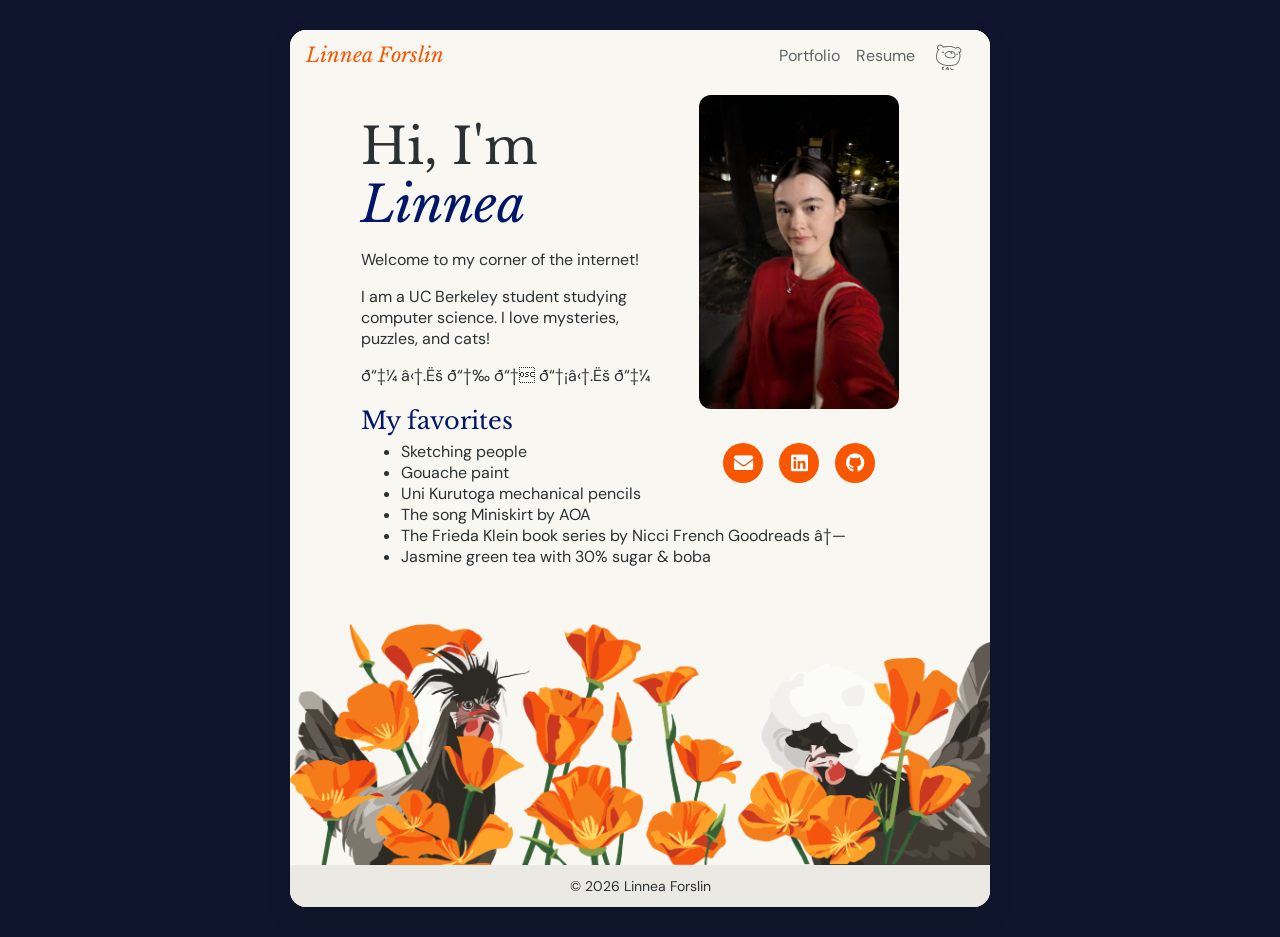
<file: index.html>
<!DOCTYPE html>
<html lang="en">
  <head>
    <title>About Me</title>
    <link rel="stylesheet" href="style.css">
    <link rel="stylesheet" href="https://cdnjs.cloudflare.com/ajax/libs/font-awesome/5.15.1/css/all.min.css" integrity="sha512-+4zCK9k+qNFUR5X+cKL9EIR+ZOhtIloNl9GIKS57V1MyNsYpYcUrUeQc9vNfzsWfV28IaLL3i96P9sdNyeRssA==" crossorigin="anonymous" />
  </head>
  <body>
    <div class="text">
      <div class="home-container">

  <div class="profile-container">
    
    <!-- Background Glyph Art -->
    <!-- <pre class="bg-braille" aria-hidden="true">⠀⠀⠀⠀⠀⠀⠀⠀⠀⠀⠀⠀⠀⠀
⠀⠀⠀⠀⠀⠀⠀⡞⠉⠀⠉⢳⡀⠀⠀⠀⠀⠀⠀⠀⠀⠀⠀⠀⠀⠀⠀⠀⠀
⠀⠀⠀⠀⠀⠀⠀⢷⣀⢀⣆⢀⡇⠀⠀⠀⠀⠀⠀⠀⠀⠀⠀⠀⠀⠀⠀⠀⠀
⠀⠀⠀⠀⠀⠀⠀⠀⠉⠉⣠⠞⠀⠀⠀⠀⠀⠀⠀⠀⠀⠀⣤⡀⠀⠀⠀⠀⠀
⠀⠀⠀⠀⠀⠀⠀⢀⢣⡞⣡⡴⠖⠒⢶⣄⠀⠀⠀⠀⠀⠀⠙⢿⡆⠀⠀⠀⠀
⠀⠀⠀⠀⠀⠀⠀⡉⣿⠀⡏⠀⠀⠀⠀⠙⣇⠀⠀⠀⠀⠀⠀⠀⡇⠀⠀⠀⠀
⠀⠀⠀⠀⠀⠀⠀⠁⢻⡄⣷⠀⠀⠀⢀⡀⡿⠆⠀⠀⠀⠀⠀⣸⠋⠀⠀⠀⠀
⠀⠀⠀⠀⠀⠀⠀⠰⠮⠻⣜⢧⡀⠀⠿⠟⠁⠀⠀⠀⠀⣠⣾⢵⣇⣤⠀⠀⠀
⠀⠀⠀⠀⠀⠀⠀⠀⠀⠀⠼⢯⡳⣄⠀⠀⠀⠀⠀⢀⡾⠉⠀⠀⠈⢳⠛⠂⠀
⠀⠀⠀⠀⠀⠀⠀⠀⠀⠀⠀⠀⠿⠻⣷⣄⠀⠀⠀⣼⠁⠀⢠⠄⠀⢈⣟⡁⠀
⠀⠀⠀⠀⠀⠀⠀⢀⡴⣒⣩⣭⣝⣒⠮⣝⣧⣄⠀⣯⠀⠀⠹⠧⢴⡿⠄⠀⠀
⠀⠀⠀⠀⠀⠀⠀⣎⣼⡋⠉⠈⠉⠙⠛⠶⣽⡻⣷⣿⡀⠀⠀⠀⢈⣁⣀⠀⠀
⠀⠀⠀⠀⠀⠀⠀⡗⣂⠀⠀⣀⡆⠀⠀⠀⠀⠈⠉⠙⠿⣆⠀⢠⡏⢁⢈⡆⠀
⠀⠀⠀⠀⠀⠀⠀⠘⠳⠭⠯⠿⠃⠀⠀⠀⠀⠀⠀⠀⠀⠈⢷⡈⢧⡈⠉⠀⠀
⠀⠀⠀⠀⠀⠀⠀⠀⠀⠀⠀⠀⠀⠀⠀⠀⠀⠀⠀⠀⠀⠀⠀⠻⣆⠁⠀⠀⠀
⠀⠀⠀⠀⠀⠀⠀⠀⠀⠀⠀⠀⠀⠀⠀⠀⢀⣴⠞⠛⠶⣄⠀⠀⢿⣆⣤⠀⠀
⠀⠀⠀⠀⠀⠀⠀⠀⠀⠀⠀⠀⠀⠀⠀⠀⢸⠃⢠⠀⠀⡿⠀⠀⡸⣿⠰⠆⠀
⠀⠀⠀⠀⠀⠀⠀⠀⠀⠀⠀⠀⠀⠀⠀⠀⠸⣧⠀⠉⠉⠁⠀⡰⠃⣿⠀⠓⠀
⠀⠀⠀⠀⠀⠀⠀⠀⠀⠀⣀⣀⡀⠀⠀⠀⠀⠈⠙⠒⠒⠒⠋⠀⢰⢻⢀⣏⠀
⠀⠀⠀⠀⠀⠀⠀⠀⡴⠟⠁⠈⢙⣷⠀⠀⠀⠀⠀⠀⠀⠀⠀⢠⠋⣾⢰⡍⠀
⠀⠀⠀⠀⠀⠀⠀⣸⠁⠀⠀⠀⠻⠟⠀⠀⠀⠀⠀⠀⠀⠀⠐⠁⣼⢇⠷⠀⠀
⠀⠀⠀⠀⠀⠀⠀⢿⠀⠀⠀⠀⠀⢀⡀⠀⠀⠀⠀⠀⠀⠀⣀⣴⣟⡘⠁⠀⠀
⠀⠀⠀⠀⠀⠀⠀⠘⢧⡀⠀⠀⠀⠙⠿⢷⣶⣤⣤⡴⠶⣫⣿⠟⡬⠁⠀⠀⠀
⠀⠀⠀⠀⠀⠀⠀⠀⠈⠓⢦⣀⠀⠀⠀⠀⠀⠀⣀⣤⣾⡿⣇⠛⠂⠀⠀⠀⠀
⠠⠀⠀⠀⠀⠀⠀⠀⠀⠀⠀⠈⠉⠛⠒⠒⠛⢋⣽⡿⡫⠶⠉⠀⠀⠀⠀⠀⠀
⠀⠃⠤⢀⡀⣀⡀⣠⡄⠠⣶⡆⣀⡤⠖⣫⣾⣿⠻⠌⠋⠀⠀⠀⠀⠀⠀⠀⠀
⠀⠀⠀⠈⠀⠉⠁⠙⠁⣠⡴⠚⣁⣴⣿⠟⣥⠝⠃⠀⠀⠀⠀⠀⠀⠀⠀⠀⠀
⠀⠀⠀⠀⠀⠀⢀⡴⠞⠁⣠⣾⠿⣫⠃⠀⠀⠀⠀⠀⠀⠀⠀⠀⠀⠀⠀⠀⠀
⠀⠀⠀⠀⢀⡴⠋⠀⣠⣾⠟⢡⡟⠁⠀⠀⠀⠀⠀⠀⠀⠀⠀⠀⠀⠀⠀⠀⠀
⠀⠀⠀⣰⠟⠀⣠⡾⠋⠀⠀⡿⡆⠀⢀⡶⠛⠛⢶⡄⠀⠀⠀⠀⠀⠀⠀⠀⠀
⠀⠀⣼⠃⠀⣴⠟⠀⠀⠀⢰⡇⡇⠀⠘⣇⣀⡔⠀⣿⠀⠀⠀⠀⠀⠀⠀⠀⠀
⠀⣸⠃⠀⣼⠃⠀⠀⠀⠀⢸⡇⠘⢦⣀⠀⠀⣀⡴⠃⠀⠀⠀⠀⠀⠀⠀⠀⠀
⢀⡏⠀⢰⠃⠀⠀⡰⠀⠀⠸⣷⡀⠀⠈⠉⠉⠉⠀⠀⠀⠀⣤⠚⠉⠙⢦⡀⠀
⢸⠇⠀⢸⠀⢀⠆⡇⠀⠀⠀⢣⠳⡀⠀⠀⠀⠀⠀⠀⠀⠀⢷⣷⠄⠀⠀⠹⡄
⢸⡆⠀⢸⠀⣼⠁⣷⠀⠀⠀⠈⢧⠈⠒⠀⠀⠀⠀⠀⠀⠀⠀⠀⠀⠀⠀⠀⡇
⠀⡇⠀⠀⠀⠶⠆⠹⣷⣄⠀⠀⠈⠻⣖⢤⣀⡀⠀⠀⢀⣠⣴⡿⠀⠿⠆⣰⠇
⠀⠸⠀⠀⠀⢶⡆⠀⠀⠉⣁⠀⠀⠀⠈⠳⣄⡉⢙⢛⢛⡏⣥⠘⢗⣠⠞⠁⠀
⠀⠀⠀⠀⠀⠀⠀⠀⢀⠎⠀⠀⢀⣀⡀⠈⢦⠉⠓⠶⠶⠶⠒⠚⠉⠀⠀⠀⠀
⠀⠀⠀⠀⠀⠀⠀⠀⢸⠀⠀⡞⠉⠉⠙⣦⠈⢷⠠⠀⠀⠀⠀⠀⠀⠀⠀⠀⠀
⠀⠀⠀⠀⠀⠀⠀⠀⠘⡄⠀⠱⠴⠞⢀⡿⠂⢸⡇⠅⠀⠀⠀⠀⠀⠀⠀⠀⠀
⠀⠀⠀⠀⠀⠀⠀⠀⠀⠈⠲⠤⠤⠴⠞⠁⠀⣼⡇⣛⠀⠀⠀⠀⠀⠀⠀⠀⠀
⠀⠀⠀⠀⠀⠀⠀⠀⠀⠀⠀⠀⠀⠀⠀⠀⢰⡿⢡⡍⠀⠀⠀⠀⠀⠀⠀⠀⠀
⠀⠀⠀⠀⠀⠀⠀⠀⠀⠀⠀⠀⠀⠀⠀⠀⢠⣶⠈⠁⠀⠀⠀⠀⠀⠀⠀⠀⠀
    </pre> -->

    <!-- Profile Picture & Links -->
        <div id="profile-picture"><img src="img/linnea-red-sweater.jpg" alt="A photo of me!" width="200">
          <ul class="icons">
            <li><a href="mailto:linnea.forslin@berkeley.edu" target="_blank"><i class="fas fa-envelope"></i></a></li>
            <li><a href="https://www.linkedin.com/in/linnea-f-59136a356/" target="_blank"><i class="fab fa-linkedin"></i></a></li>
            <!-- <li><a href="https://www.instagram.com/lindtchoklad/" target="_blank"><i class="fab fa-instagram"></i></a></li> -->
            <li><a href="https://www.linkedin.com/in/linneaforslin/" target="_blank"><i class="fab fa-github"></i></a>
          </ul>        </div>
          <h1>Hi, I'm </h1>
          <h1><div id="name"><i>Linnea</i></div></h1>
          <br>
          <p>Welcome to my corner of the internet!</p>
          <p>I am a UC Berkeley student studying computer science. I love mysteries, puzzles, and cats!</p>
          <p>𓇼 ⋆.˚ 𓆉 𓆝 𓆡⋆.˚ 𓇼 </p>
          <h2 class="navy-text">My favorites</h2>
          <ul>
            <li>Sketching people</li>
            <li>Gouache paint</li>
            <li>Uni Kurutoga mechanical pencils</li>
            <li>The song Miniskirt by AOA</li>
            <li>The Frieda Klein book series by Nicci French <a href="https://www.goodreads.com/series/67491-frieda-klein" target="_blank" class="external-link">
  Goodreads ↗
</a></li>
            <li>Jasmine green tea with 30% sugar & boba</li>

          </ul>
  
      </div>
    </div>

    <script src="script.js"></script>
    </body>
</html>
</file>
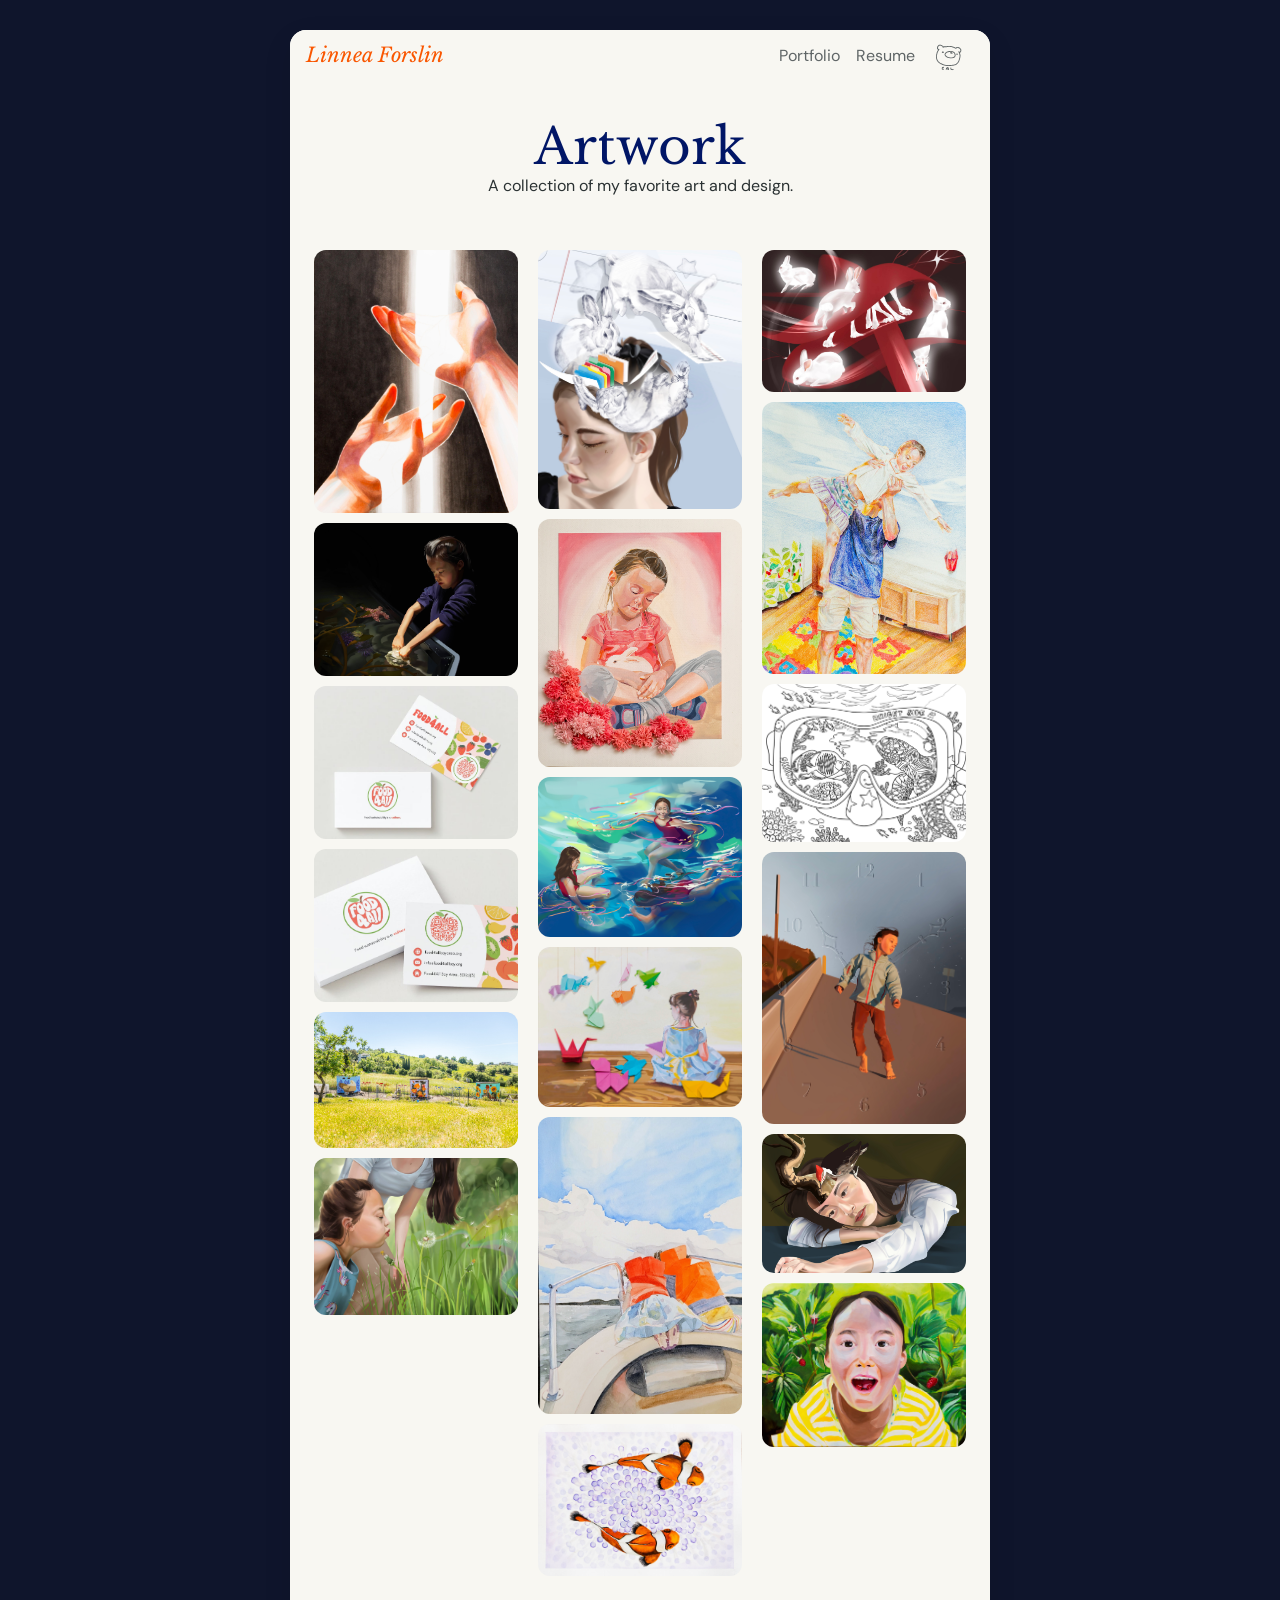
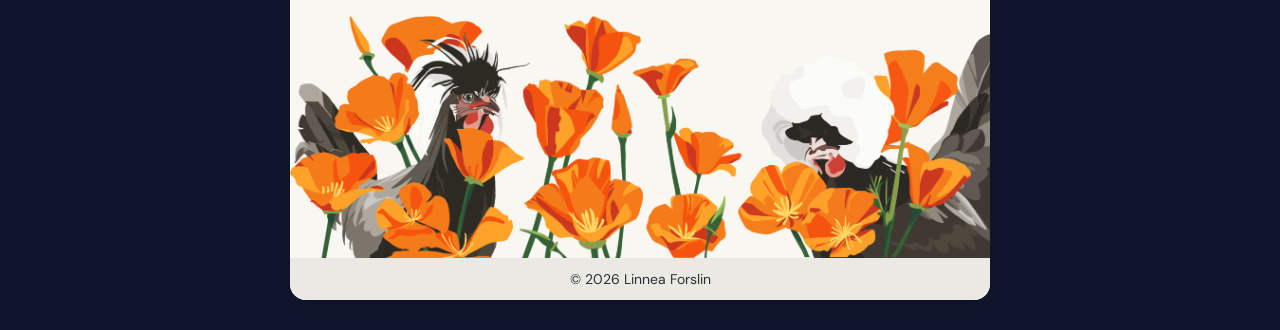
<file: portfolio.html>
<!DOCTYPE html>
<html>
  <head>
    <title>Portfolio</title>
    <link rel="stylesheet" href="style.css">
  </head>
  <body>
    <div class="text">
      <div class="centered-text">
        <div class="navy-text"><h1>Artwork</h1></div>
        <br>
        A collection of my favorite art and design.
      </div>
    </div>

    <div class="portfolio-grid" id="portfolio-grid"></div>

    <script src="script.js"></script>
  </body>
</html>
</file>
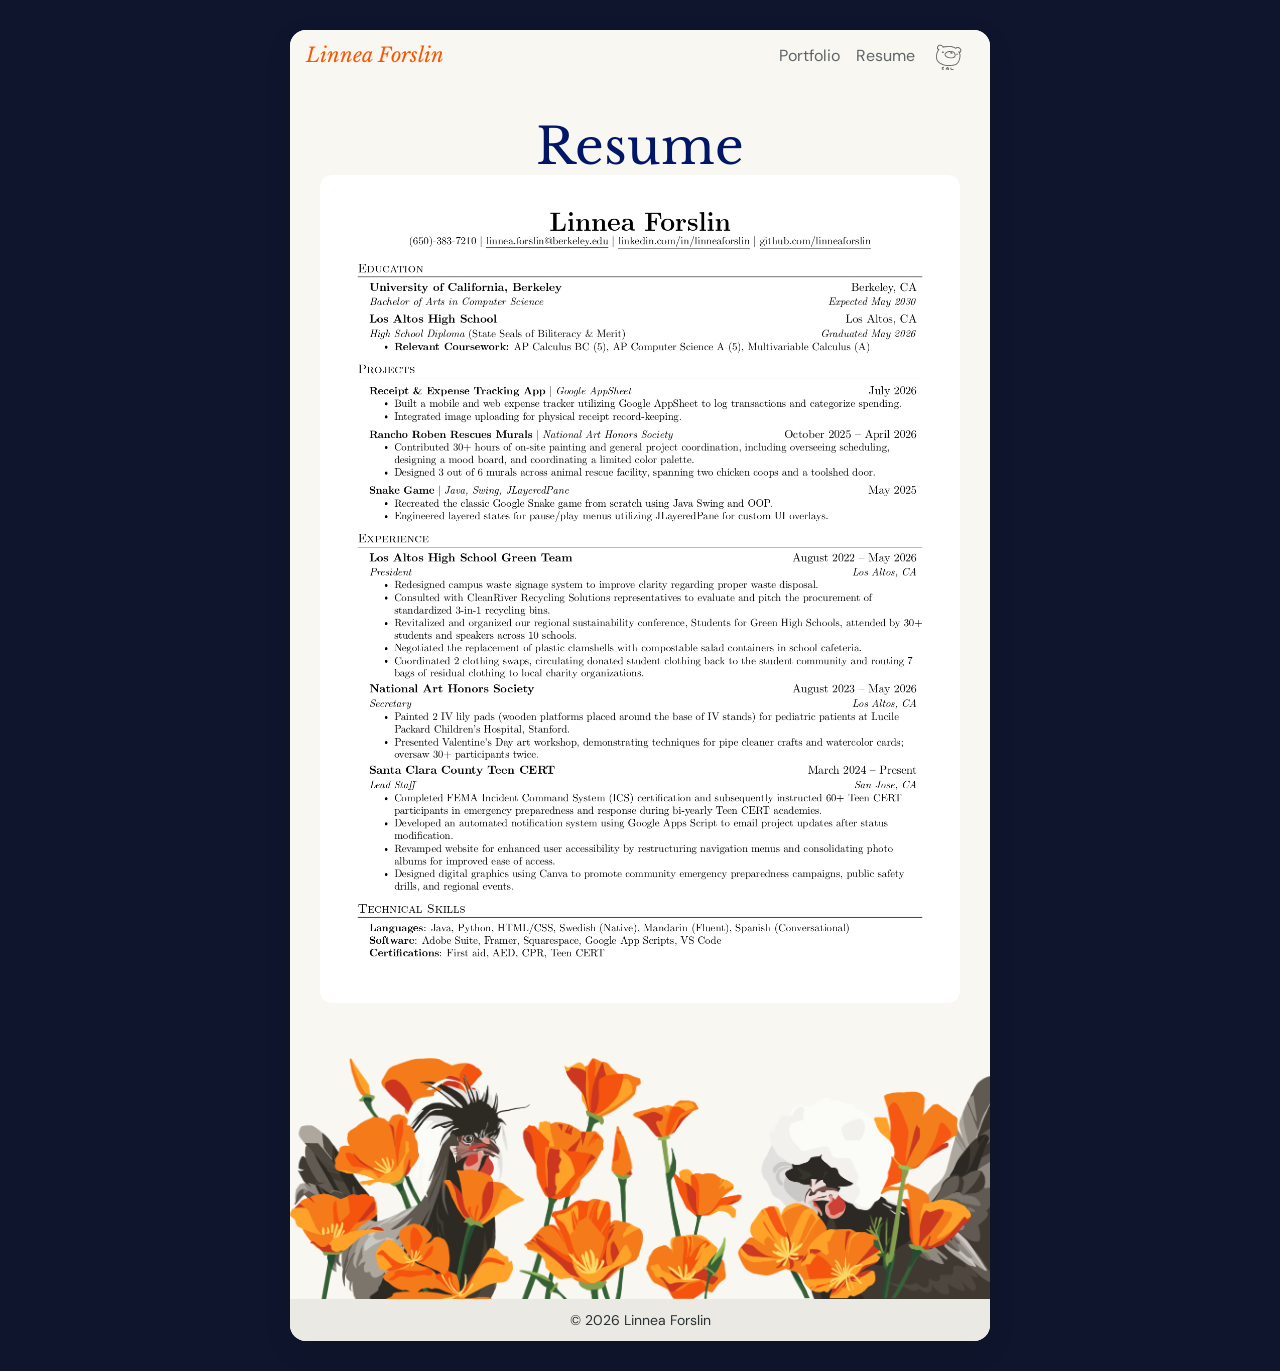
<file: resume.html>
<!DOCTYPE html>
<html lang="en">
  <head>
    <meta charset="UTF-8">
    <title>Resume</title>
    <link rel="stylesheet" href="style.css">
  </head>
  <body>
    <div class="text">
      <div class="centered-text">
        <div class="navy-text"><h1>Resume</h1></div>
        <br>
        <div class="resume-container">
        <img src="img/resume.jpg" alt="See my resume here" loading="eager">
        </div>

        <!-- Resume Embed Container
        <div class="resume-container">
          <iframe 
            src="https://drive.google.com/file/d/1DAfvoQrg8EtIePKdDBguIMVr3Sp20RgV/preview" 
            class="resume-iframe"
            title="Linnea Forslin Resume">
          </iframe>
        </div> -->

      </div>
    </div>

    <script src="script.js"></script>
  </body>
</html>
</file>
<file: style.css>
@import url('https://fonts.googleapis.com/css2?family=DM+Sans:ital,opsz,wght@0,9..40,100..1000;1,9..40,100..1000&display=swap');
@import url('https://fonts.googleapis.com/css2?family=Libre+Baskerville:ital,wght@0,400;0,700;1,400&display=swap');
/* @import url('https://fonts.googleapis.com/css2?family=Montserrat:ital,wght@0,100..900;1,100..900&display=swap'); */
/* @font-face {
  font-family: 'Melintina';
  src: url('https://raw.githubusercontent.com/Lavilight/my-fonts/main/mellintina-calligraphy.ttf') format('truetype');
} */
/* @font-face {
  font-family: 'Croogla';
  src: url('./Croogla4F-Bold.ttf') format('truetype');
} */

html {
    background-color: #0f152c;
    /* background-color: #410007; */
    /* #EDD0D0; */
    margin: 0;
    padding: 0;
    overflow-y: scroll;
}

.external-link {
    color: #2a3132;
    text-decoration: none;
    transition: color 0.2s ease;
}

.external-link:hover {
    color: #F95600;
}

body {
    font-family: 'DM Sans', sans-serif;
    background-color: #f8f7f2;
    color: #2a3132;
    margin: 0px;
    padding: 0px;

    min-height: 100vh;
    max-width: 700px; 
    width: 100%;

    margin: 30px auto; 
    border-radius: 16px;
    overflow: hidden; /* Clips children to match the rounded box */
    box-shadow: 0 10px 30px rgba(0, 0, 0, 0.08);

    min-height: calc(100vh - 60px);
    display: flex;
    flex-direction: column;
}

h1, h2, h3, h4, h5, h6, .main-title {
    font-family: 'Libre Baskerville', serif;
    font-weight: normal;
}

.orange-text {
    color: #FA5500;
}

.navy-text {
    color: #011666;
}

.profile-container {
    position: relative;
    float: right;
    margin-top: 0px;
    margin-right: 20px;
    margin-left: 24px;
    margin-bottom: 10px;
    z-index: 1;
}

#profile-picture {
    position: relative;
    float: right;
    margin-top: 0px;    
    margin-right: 40px;
    margin-left: 24px;
    margin-bottom: 0px;
    z-index: 2;
}

#profile-picture img {
    border-radius: 12px;
}

.bg-braille {
    position: absolute;
    top: 50%;
    left: 50%;
    transform: translate(30%, -50%);
    z-index: 1;
    
    font-family: monospace;
    font-size: 14px;
    line-height: 1;
    color: #011666;
    opacity: 0.2;
    
    margin: 0;
    padding: 0;
    pointer-events: none;
    white-space: pre;
    user-select: none;
}

/* ------- START NAVBAR ------- */

.navbar {
    position: sticky;
    top: 0;
    z-index: 1;

    height: 50px;
    padding: 0px 16px;
    box-sizing: border-box;

    /* box-shadow: 0 4px 20px rgba(11, 70, 80, 0.25); */
    /* backdrop-filter: blur(50px); */
    background-color: #f8f7f2;

    list-style-type: none;

    display: flex; 
    justify-content: space-between;
    align-items: center; 
    overflow: hidden;
    /* background-color:rgba(11, 70, 80, 0.95); */
}

.nav-links {
  display: flex;
  list-style: none;

  margin: 0px;
  padding: 0px;
  height: 100%;
}

.nav-links li {
    height: 100%;
}

.nav-links a {
    display: flex;
    align-items: center;
    justify-content: center;
    height: 100%;

    color: #5f6566;
    text-align: center;
    font-size: 16px;
    padding: 0px 8px;
    text-decoration: none;
    transition: all 0.2s ease-in-out;
}

.nav-links a:hover {
    color: #F95600;
    /* background-color: #F95600; */
}

.webring {
    position: relative;
    display: inline-flex;
    align-items: center;
    justify-content: center;
    margin: 0 0px;
}

.webring > a:not(.webring-icon-link) {
    position: absolute;
    opacity: 0;
    color: #edffec;
    text-decoration: none;
    font-size: 16px;
    transition: opacity 0.3s ease-in-out, color 0.3s ease-in-out;
}

.webring > a:not(.webring-icon-link):first-child {
    left: -10px;
}

.webring > a:not(.webring-icon-link):last-child {
    right: -10px;
}

.webring:hover > a:not(.webring-icon-link) {
    opacity: 1;
    color: #F95600;
}

.webring-icon-link {
    position: relative !important;
    opacity: 1 !important;
    display: inline-flex !important;
    align-items: center;
    justify-content: center;
    text-decoration: none;
}

.webring-icon {
    display: inline-flex;
    align-items: center;
    justify-content: center;
}

.webring-icon svg {
    width: 35px !important;
    height: 35px !important;
    display: inline-block;
    vertical-align: middle;
}

.webring-icon svg path {
    fill: #5f6566 !important;
    transition: fill 0.25s ease;
}

.webring-icon-link:hover svg path {
    fill: #F95600 !important;
}

/* ------- END NAVBAR ------- */

/* ------- START FOOTER ------- */
.footer {
    width: 100%;
    margin: 0;
    padding: 0;
    box-sizing: border-box;
    display: flex;
    flex-direction: column;
    position: relative;
    text-align: center;
}

.footer-img {
    margin-top: 16px;
    width: 100%;
    height: auto;
    display: block;
}

.copyright {
    background-color: #EBE9E4; 
    color: #2a3132;
    font-size: 14px;

    width: 100%;
    box-sizing: border-box;
    
    margin: 0 auto;
    padding: 12px 16px;
    border-radius: 0;
    
    text-align: center;
}

/* ------- END FOOTER ------- */

.main-title {
    /* display: block; */
    /* align-items: center; */
    /* justify-content: space-between; */
    color: #F95600;
    font-style: italic;
    font-size: 20px;
    font-weight: normal;
}

.main-title a,
.main-title a:visited {
    color: inherit;
    text-decoration: none;
}

.home-container {
    max-width: 700px;
    margin-left: auto;
    margin-right: auto;
    flex: 1;

    padding-left: 32px; 
    padding-right: 16px;
    box-sizing: border-box;
}

.icons{
    display: flex;
    justify-content: center;
    padding: 0.8rem 0px;
    border-radius: 0px 0px 12px 12px;
}
.icons li{
    list-style-type: none;
    background: #F95600;
    color: white;
    width: 40px;
    height: 40px;
    margin: 0px 0.5rem;
    border-radius: 50%;
    display: flex;
    justify-content: center;
    align-items: center;
    font-size: 1.2rem;
    cursor: pointer; 
    transition: all 0.2s ease-in-out;
}

.icons li a {
    color: inherit;
    text-decoration: none;
    display: flex;
    justify-content: center;
    align-items: center;
    width: 100%;
    height: 100%;
}

.icons li:hover{
    background: #edffec;
    color: #000;
}

.text {
    margin: 15px;
    flex: 1;
}

.centered-text {
    margin: 15px;
    flex: 1;
    text-align: center;
}

#name {
    color: #011666;
    display: inline;
}

h1 {
    font-size: 50px;
    line-height: 0.7;
    margin-bottom: -10px;
    /* margin: 0px; */
}

h2 {
    margin-bottom: -10px;
}

/* ------- START PORTFOLIO ------- */
/* Card Layout */
.portfolio-grid {    
    column-count: 3;
    column-gap: 20px;
    padding: 24px;
    margin: 0 auto;
    width: 100%;
    max-width: 100%;
    box-sizing: border-box;
}

.grid-card {
    break-inside: avoid;
    margin-bottom: 10px;
}

/* Image & Overlay Wrapper */
.card-img-wrapper {
    position: relative;
    border-radius: 12px;
    overflow: hidden;
    cursor: pointer;
}

.card-img-wrapper img {
    width: 100%;
    height: auto;
    display: block;
    object-fit: cover;
    transition: transform 0.4s ease;
}

.card-overlay {
    position: absolute;
    inset: 0;
    
    /* Dark gradient fading from transparent top to dark bottom */
    background: linear-gradient(to top, rgba(20, 24, 25, 0.85) 0%, rgba(20, 24, 25, 0.2) 60%, transparent 100%);
    
    display: flex;
    justify-content: flex-start; /* Aligns text to the left */
    align-items: flex-end;      /* Pushes text to the bottom */
    padding: 10px;
    box-sizing: border-box;
    
    /* Animation states */
    opacity: 0;
    transition: opacity 0.3s ease, transform 0.3s ease;
    /* transform: translateY(4px); */
}

/* Typography & Tag */
.card-title {
    font-family: 'DM Sans', sans-serif;
    font-size: 14px;
    color: #ffffff;
    margin: 0;
}

/* Hover Interactions */
.card-img-wrapper:hover .card-overlay {
    opacity: 1;
    transform: translateY(0);
}

.card-img-wrapper:hover img {
    transform: scale(1.05); /* Smooth image zoom */
}

/* ------- END PORTFOLIO ------- */


/* ------- START RESUME ------- */

.resume-container {
    width: 100%;
    max-width: 850px;
    height: 100%;
    margin: 0 auto 24px auto;
    border-radius: 12px;
    overflow: hidden;
    /* box-shadow: 0 4px 16px rgba(0, 0, 0, 0.1); */
}

.resume-container img {
    width: 100%;
    height: auto;
    display: block;
    object-fit: contain;
}

/* .resume-iframe {
    width: 100%;
    height: 100%;
    border: none;
} */

/* ------- END RESUME ------- */


/* ------- START LIGHTBOX ------- */
.lightbox {
    position: fixed;
    inset: 0;
    z-index: 1000;
    background: rgba(8, 10, 11, 0.96);   /* darker; lower the last number to lighten */

    display: flex;
    align-items: center;
    justify-content: center;
    padding: 24px;
    box-sizing: border-box;

    opacity: 0;
    pointer-events: none;
    transition: opacity 0.25s ease;
    cursor: zoom-out;
}

.lightbox.open {
    opacity: 1;
    pointer-events: auto;
}

.lightbox-figure {
    margin: 0;
    max-width: 100%;
    max-height: 100%;
    display: flex;
    flex-direction: column;
    align-items: center;
}

.lightbox-img {
    max-width: min(100%, 500px);          /* width cap: change 800px to taste */
    max-height: calc(100vh - 100px);
    object-fit: contain;
    border-radius: 4px;                   /* smaller corners */
}

.lightbox-caption {
    margin-top: 12px;
    color: #ffffff;
    font-family: 'DM Sans', sans-serif;
    font-size: 14px;
}

/* Arrows */
.lightbox-btn {
    position: absolute;
    top: 50%;
    transform: translateY(-50%);
    background: none;
    border: none;
    padding: 12px;
    color: rgba(255, 255, 255, 0.5);
    cursor: pointer;
    transition: color 0.25s ease, transform 0.25s ease;
}

.lightbox-btn svg {
    width: 24px;
    height: 24px;
    display: block;
    fill: none;
    stroke: currentColor;
    stroke-width: 1;                      /* thin line = more elegant */
    stroke-linecap: round;
    stroke-linejoin: round;
}

.lightbox-btn:hover {
    color: #F95600;                       /* matches your site's orange */
}

.lightbox-prev { left: 16px; }
.lightbox-next { right: 16px; }

.lightbox-prev:hover { transform: translateY(-50%) translateX(-4px); }
.lightbox-next:hover { transform: translateY(-50%) translateX(4px); }
/* ------- END LIGHTBOX ------- */
</file>
